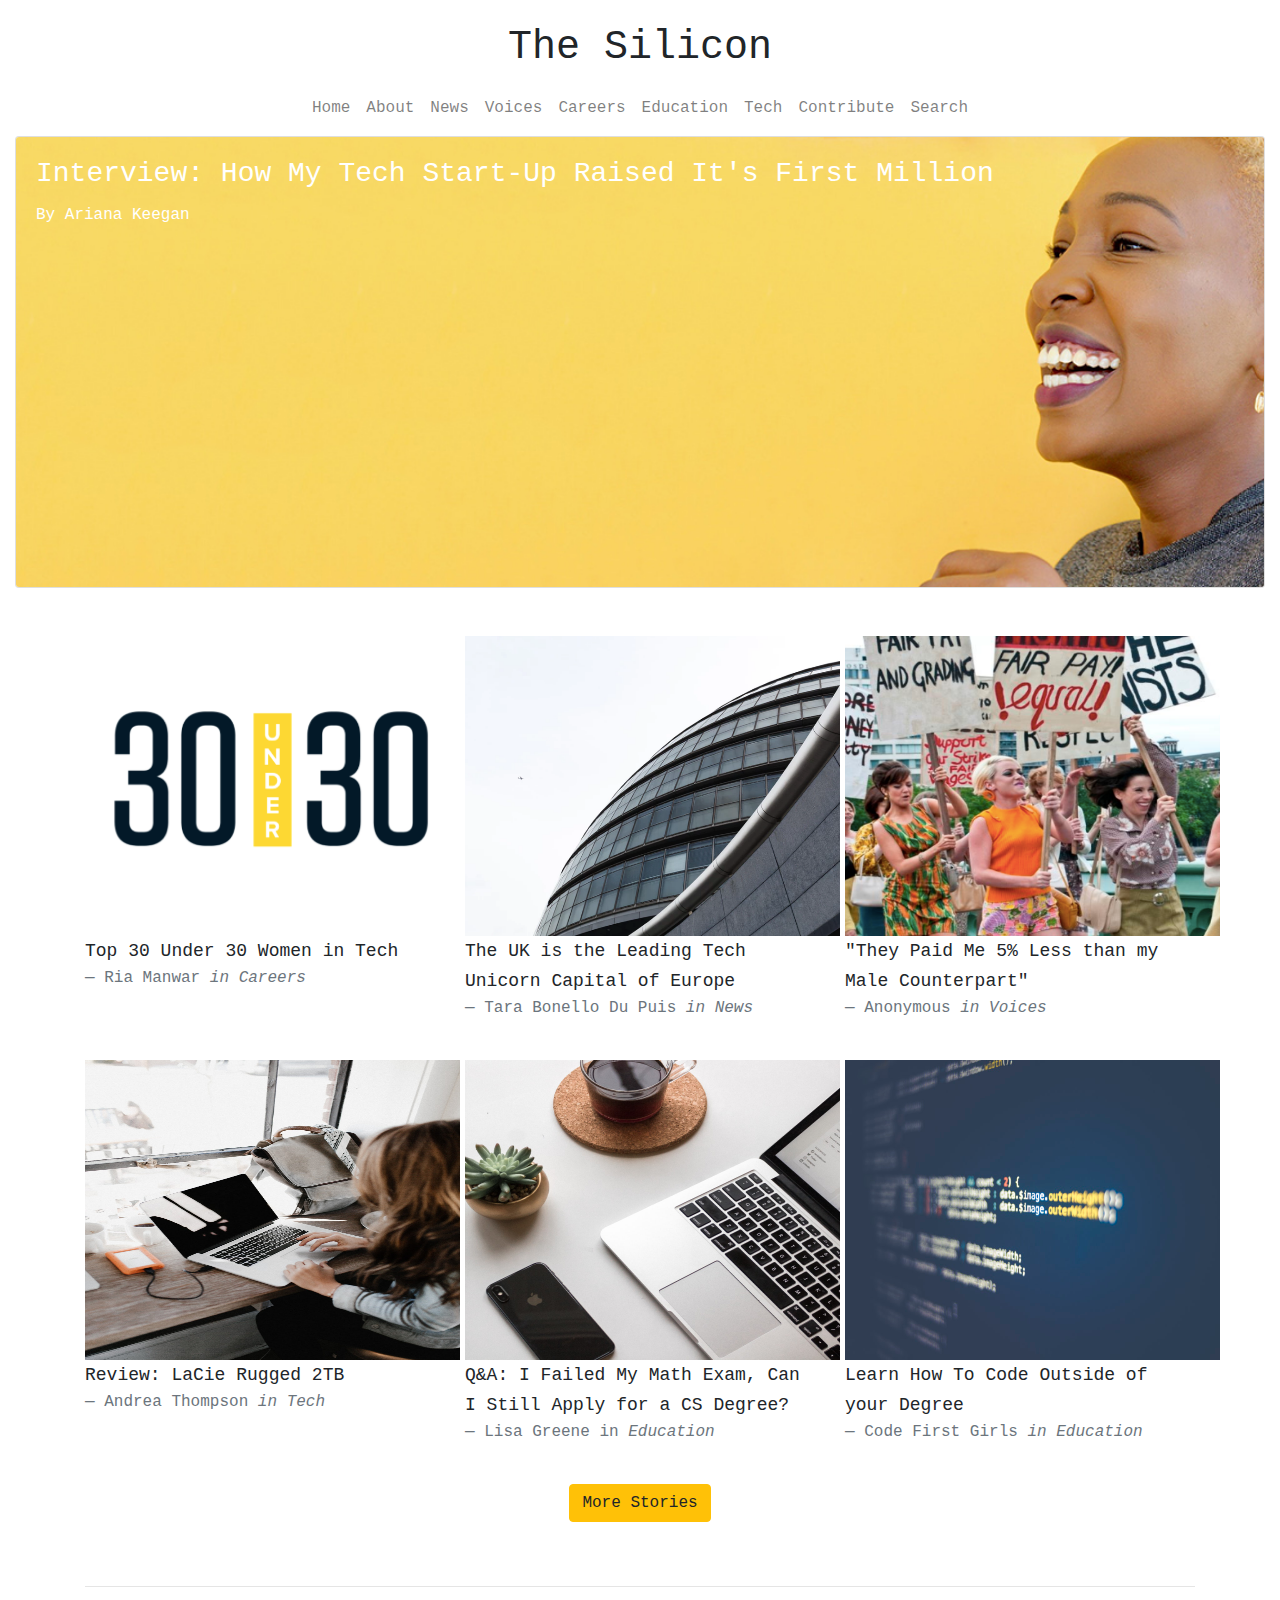
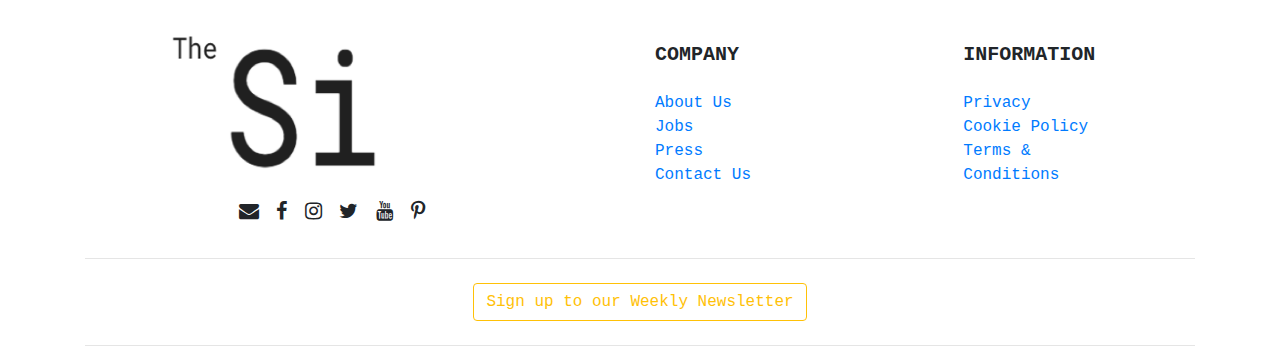
<file: index.html>
<!DOCTYPE html>
<html lang="en" dir="ltr">
  <head>
    <meta charset="utf-8">
    <!-- Fonts-->
    <link href="https://fonts.googleapis.com/css?family=Roboto+Mono&display=swap" rel="stylesheet">
    <!-- Icons -->
    <link rel="stylesheet" href="https://cdnjs.cloudflare.com/ajax/libs/font-awesome/4.7.0/css/font-awesome.min.css">
    <!-- Main CSS -->
     <link rel="stylesheet" href="styles.css">
     <!-- Bootstrap -->
     <script src="https://code.jquery.com/jquery-3.3.1.slim.min.js" integrity="sha384-q8i/X+965DzO0rT7abK41JStQIAqVgRVzpbzo5smXKp4YfRvH+8abtTE1Pi6jizo" crossorigin="anonymous"></script>
 <script src="https://cdnjs.cloudflare.com/ajax/libs/popper.js/1.14.7/umd/popper.min.js" integrity="sha384-UO2eT0CpHqdSJQ6hJty5KVphtPhzWj9WO1clHTMGa3JDZwrnQq4sF86dIHNDz0W1" crossorigin="anonymous"></script>
     <link rel="stylesheet" href="https://stackpath.bootstrapcdn.com/bootstrap/4.3.1/css/bootstrap.min.css" integrity="sha384-ggOyR0iXCbMQv3Xipma34MD+dH/1fQ784/j6cY/iJTQUOhcWr7x9JvoRxT2MZw1T" crossorigin="anonymous">
     <script src="https://stackpath.bootstrapcdn.com/bootstrap/4.3.1/js/bootstrap.min.js" integrity="sha384-JjSmVgyd0p3pXB1rRibZUAYoIIy6OrQ6VrjIEaFf/nJGzIxFDsf4x0xIM+B07jRM" crossorigin="anonymous"></script>
     <link rel="icon" href="Images/logo.png" type="image/png" sizes="16x16">
    <title>The Silicon</title>
  </head>

  <body>
    <br>
    <h1>The Silicon</h1>

 <!-- NavBar -->
    <nav class="navbar navbar-expand-lg navbar-light bg-white">

      <button class="navbar-toggler" type="button" data-toggle="collapse" data-target="#navbarText" aria-controls="navbarText" aria-expanded="false" aria-label="Toggle navigation">
        <span class="navbar-toggler-icon"></span>
      </button>
      <div class="collapse navbar-collapse" id="navbarText">
        <ul class="navbar-nav mr-auto">
          <li class="nav-item">
            <a class="nav-link" href="./index.html">Home<span class="sr-only">(current)</span></a>
          </li>
          <li class="nav-item">
            <a class="nav-link" href="./about.html">About<span class="sr-only">(current)</span></a>
          </li>
          <li class="nav-item">
            <a class="nav-link" href="#">News</a>
          </li>
          <li class="nav-item">
            <a class="nav-link" href="#">Voices</a>
          </li>
          <li class="nav-item">
            <a class="nav-link" href="#">Careers</a>
          </li>
          <li class="nav-item">
            <a class="nav-link" href="#">Education</a>
          </li>
          <li class="nav-item">
            <a class="nav-link" href="#">Tech</a>
          </li>
          <li class="nav-item">
            <a class="nav-link" href="#">Contribute</a>
          </li>
          <li class="nav-item">
            <a class="nav-link" href="#">Search</a>
          </li>
        </ul>
        <span class="navbar-text">
        </span>
      </div>
    </nav>
 <!-- End NavBar -->

<!-- Head Image -->
<div class="container-fluid">
<div class="card bg-white text-white">
  <img class="card-img" src="./Images/header.jpg" alt="Card image" style="width: 100%; height: 450px;">
  <div class="card-img-overlay">
    <h3 class="card-title">Interview: How My Tech Start-Up Raised It's First Million</h3>
    <p class="card-text">By Ariana Keegan</p>
  </div>
</div>

<br>
<br>
<!--Start blog post-->


<!-- First Image -->
<div class="container">
  <div class="row">
    <div class="col-sm-4" "col-md-4">
        <img src="./Images/30.png" alt="Image" class="img img-responsive" style="width: 375px; height: 300px;">
        <blockquote class="blockquote">
  <p class="mb-0"><font size="4">Top 30 Under 30 Women in Tech</font></p>
  <footer class="blockquote-footer"><font size="3">Ria Manwar <cite title="Source Title">in Careers</font></cite></footer>
</blockquote>
</div>

<!-- Second Image -->
<div class="col-sm-4" "col-md-4">
  <img src="./Images/London2.png" alt="Image" class="img img-responsive" style="width: 375px; height: 300px;" >
  <blockquote class="blockquote">
  <p class="mb-0"><font size="4">The UK is the Leading Tech Unicorn Capital of Europe</font></p>
  <footer class="blockquote-footer"><font size="3">Tara Bonello Du Puis <cite title="Source Title">in News</font></cite></footer>
</blockquote>
</div>

<!-- Third Image -->
<div class="col-sm-4" "col-md-4">
  <img src="./Images/EqualPay.png" alt="Image" class="img img-responsive" style="width: 375px; height: 300px;">
  <blockquote class="blockquote">
  <p class="mb-0"><font size="4">"They Paid Me 5% Less than my Male Counterpart"</font></p>
  <footer class="blockquote-footer"><font size="3">Anonymous <cite title="Source Title">in Voices</font></cite></footer>
</blockquote>
</div>
</div>

<br>

<!-- Fourth Image -->
<div class="row">
  <div class="col-sm-4" "col-md-4">
    <img src="./Images/Work.JPG" alt="Image" class="img img-responsive" style="width: 375px; height: 300px;">
    <blockquote class="blockquote">
  <p class="mb-0"><font size="4">Review: LaCie Rugged 2TB </font></p>
  <footer class="blockquote-footer"><font size="3">Andrea Thompson<cite title="Source Title"> in Tech</font></cite></footer>
</blockquote>
</div>

<!-- Fifth Image -->
<div class="col-sm-4" "col-md-4">
<img src="./Images/Desk.JPG" alt="Image" class="img img-responsive" style="width: 375px; height: 300px;">
<blockquote class="blockquote">
  <p class="mb-0"><font size="4">Q&A: I Failed My Math Exam, Can I Still Apply for a CS Degree?</font></p>
  <footer class="blockquote-footer"><font size="3">Lisa Greene in <cite title="Source Title">Education</font></cite></footer>
</blockquote>
</div>

<!-- Sixth Image -->
<div class="col-sm-4" "col-md-4">
<img src="./Images/Code.JPG" alt="Image" class="img img-responsive" style="width: 375px; height: 300px;">
<blockquote class="blockquote">
  <p class="mb-0"><font size="4">Learn How To Code Outside of your Degree</font></p>
  <footer class="blockquote-footer"><font size="3">Code First Girls <cite title="Source Title"> in Education</font></cite></footer>
</blockquote>
</div>
</div>

<br>

<!---More Stories-->

<div class="stories">
<button type="button" class="btn btn-warning">More Stories</button>
</div>

<br>
<br>

<hr>

<!-- Footer -->
<footer class="page-footer font-small stylish-color-white pt-4">

  <!-- Footer Links -->
  <div class="container text-center text-md-left">

    <!-- Grid row -->
    <div class="row">

      <!-- Grid column -->
      <div class="col-md-4 mx-auto" id="logo">

        <!-- Content -->
      <img src="./Images/Logo.png" alt="Logo" width="225" height="150">

      <br>
      <br>

      <ul class="list-unstyled list-inline text-center">
        <li class="list-inline-item">
          <i class="fa fa-envelope" style="font-size:20px;"></i>
        </li>
        <li class="list-inline-item">
          <i class="fa fa-facebook-f" style="font-size:20px;"></i>
        </li>
        <li class="list-inline-item">
          <i class="fa fa-instagram" style="font-size:20px;"></i>
        </li>
        <li class="list-inline-item">
          <i class="fa fa-twitter" style="font-size:20px;"></i>
        </li>
        <li class="list-inline-item">
          <i class="fa fa-youtube" style="font-size:20px;"></i>
        </li>
        <li class="list-inline-item">
          <i class="fa fa-pinterest-p" style="font-size:20px;"></i>
        </li>
      </ul>

      </div>

      <!-- Grid column -->

      <hr class="clearfix w-100 d-md-none">

      <!-- Grid column -->
      <div class="col-md-2 mx-auto black-text" #id="footercolumn">

        <!-- Links -->
        <h5 class="font-weight-bold text-uppercase mt-3 mb-4">Company</h5>

        <ul class="list-unstyled">
          <li>
            <a href="./about.html">About Us</a>
          </li>
          <li>
            <a href="#!">Jobs</a>
          </li>
          <li>
            <a href="#!">Press</a>
          </li>
          <li>
            <a href="#!">Contact Us</a>
          </li>
        </ul>

      </div>
      <!-- Grid column -->

      <hr class="clearfix w-100 d-md-none">

      <!-- Grid column -->
      <div class="col-md-2 mx-auto">

        <!-- Links -->
        <h5 class="font-weight-bold text-uppercase mt-3 mb-4">Information</h5>

        <ul class="list-unstyled">
          <li>
            <a href="#!">Privacy</a>
          </li>
          <li>
            <a href="#!">Cookie Policy</a>
          </li>
          <li>
            <a href="#!">Terms & Conditions</a>
          </li>
        </ul>

      </div>

    </div>
    <!-- Grid row -->

  </div>
  <!-- Footer Links -->

  <hr>

  <!-- Call to action -->
  <ul class="list-unstyled list-inline text-center py-2">
    <li class="list-inline-item">
      <a href="#!" class="btn btn-outline-warning btn-rounded">Sign up to our Weekly Newsletter</a>
    </li>
  </ul>
  <!-- Call to action -->

  <hr>

</footer>
<!-- Footer -->

  </body>
</html>
</file>
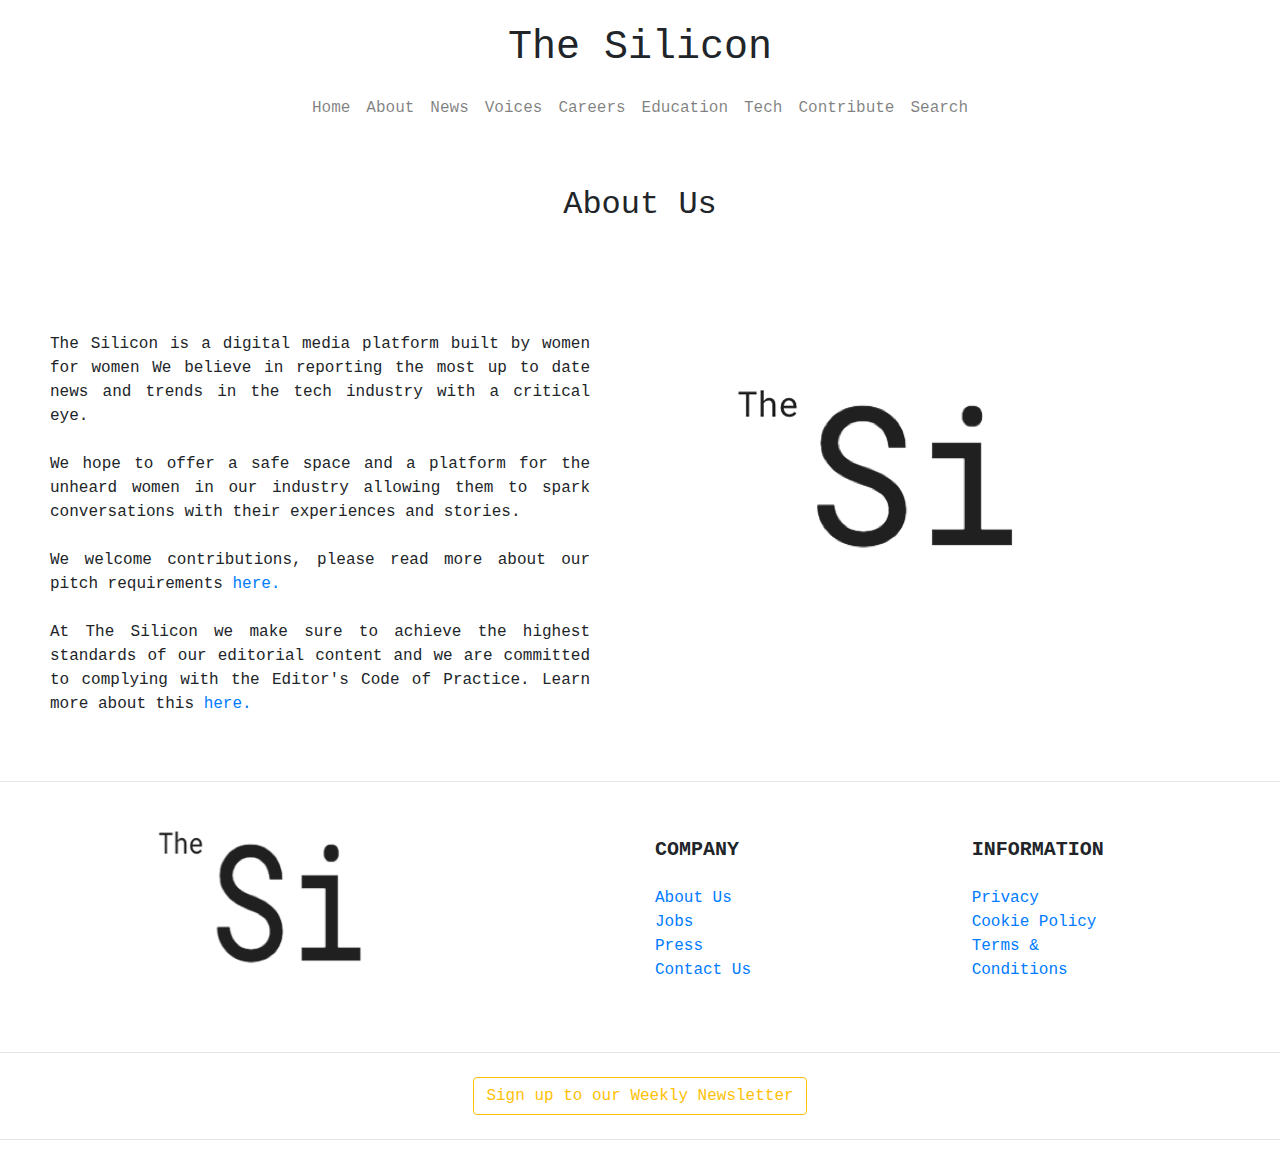
<file: about.html>
<!DOCTYPE html>
<html lang="en" dir="ltr">
  <head>
    <meta charset="utf-8">
    <!-- Font -->
    <link href="https://fonts.googleapis.com/css?family=Roboto+Mono&display=swap" rel="stylesheet">
    <!-- Main CSS -->
     <link rel="stylesheet" href="styles.css">
     <!-- Bootstrap -->
     <script src="https://code.jquery.com/jquery-3.3.1.slim.min.js" integrity="sha384-q8i/X+965DzO0rT7abK41JStQIAqVgRVzpbzo5smXKp4YfRvH+8abtTE1Pi6jizo" crossorigin="anonymous"></script>
<script src="https://cdnjs.cloudflare.com/ajax/libs/popper.js/1.14.7/umd/popper.min.js" integrity="sha384-UO2eT0CpHqdSJQ6hJty5KVphtPhzWj9WO1clHTMGa3JDZwrnQq4sF86dIHNDz0W1" crossorigin="anonymous"></script>
     <link rel="stylesheet" href="https://stackpath.bootstrapcdn.com/bootstrap/4.3.1/css/bootstrap.min.css" integrity="sha384-ggOyR0iXCbMQv3Xipma34MD+dH/1fQ784/j6cY/iJTQUOhcWr7x9JvoRxT2MZw1T" crossorigin="anonymous">
     <script src="https://stackpath.bootstrapcdn.com/bootstrap/4.3.1/js/bootstrap.min.js" integrity="sha384-JjSmVgyd0p3pXB1rRibZUAYoIIy6OrQ6VrjIEaFf/nJGzIxFDsf4x0xIM+B07jRM" crossorigin="anonymous"></script>
     <link rel="icon" href="Images/logo.png" type="image/png" sizes="16x16">
    <title>The Silicon</title>
  </head>

  <body>
    <br>
    <h1>The Silicon</h1>


<!-- NavBar -->
    <nav class="navbar navbar-expand-lg navbar-light bg-white">

      <button class="navbar-toggler" type="button" data-toggle="collapse" data-target="#navbarText" aria-controls="navbarText" aria-expanded="false" aria-label="Toggle navigation">
        <span class="navbar-toggler-icon"></span>
      </button>
      <div class="collapse navbar-collapse" id="navbarText">
        <ul class="navbar-nav mr-auto">
          <li class="nav-item">
            <a class="nav-link" href="./index.html">Home<span class="sr-only">(current)</span></a>
          </li>
          <li class="nav-item">
            <a class="nav-link" href="./about.html">About<span class="sr-only">(current)</span></a>
          </li>
          <li class="nav-item">
            <a class="nav-link" href="#">News</a>
          </li>
          <li class="nav-item">
            <a class="nav-link" href="#">Voices</a>
          </li>
          <li class="nav-item">
            <a class="nav-link" href="#">Careers</a>
          </li>
          <li class="nav-item">
            <a class="nav-link" href="#">Education</a>
          </li>
          <li class="nav-item">
            <a class="nav-link" href="#">Tech</a>
          </li>
          <li class="nav-item">
            <a class="nav-link" href="#">Contribute</a>
          </li>
          <li class="nav-item">
            <a class="nav-link" href="#">Search</a>
          </li>
        </ul>
        <span class="navbar-text">
        </span>
      </div>
    </nav>
<!-- End NavBar -->

<body>

<div class="About">
    <h2>About Us</h2>
</div>

    <p class="abouttext">The Silicon is a digital media platform built by women for women
We believe in reporting the most up to date news and trends in the tech industry with a critical eye.
<br>
<br>

We hope to offer a safe space and a platform for the unheard women in our industry allowing them to spark conversations with their experiences and stories.
<br>
<br>
We welcome contributions, please read more about our pitch requirements <a href= "#">here.</a>

<br>
<br>

At The Silicon we make sure to achieve the highest standards of our editorial content and we are committed to complying with the Editor's Code of Practice. Learn more about this <a href="https://www.editorscode.org.uk/index.php"> here.</a>
</p>

<img src= "./Images/AboutLogo.png" class="aboutimg">


<br>
<br>
<br>
<br>
<br>

<hr>

<!-- Footer -->
<footer class="page-footer font-small stylish-color-white pt-4">

  <!-- Footer Links -->
  <div class="container text-center text-md-left">

    <!-- Grid row -->
    <div class="row">

      <!-- Grid column -->
      <div class="col-md-4 mx-auto" id="logo">

        <!-- Content -->
      <img src="./Images/Logo.png" alt="Logo" width="225" height="150">

      <br>
      <br>

      <ul class="list-unstyled list-inline text-center">
        <li class="list-inline-item">
          <i class="fa fa-envelope" style="font-size:20px;"></i>
        </li>
        <li class="list-inline-item">
          <i class="fa fa-facebook-f" style="font-size:20px;"></i>
        </li>
        <li class="list-inline-item">
          <i class="fa fa-instagram" style="font-size:20px;"></i>
        </li>
        <li class="list-inline-item">
          <i class="fa fa-twitter" style="font-size:20px;"></i>
        </li>
        <li class="list-inline-item">
          <i class="fa fa-youtube" style="font-size:20px;"></i>
        </li>
        <li class="list-inline-item">
          <i class="fa fa-pinterest-p" style="font-size:20px;"></i>
        </li>
      </ul>

      </div>

      <!-- Grid column -->

      <hr class="clearfix w-100 d-md-none">

      <!-- Grid column -->
      <div class="col-md-2 mx-auto black-text" #id="footercolumn">

        <!-- Links -->
        <h5 class="font-weight-bold text-uppercase mt-3 mb-4">Company</h5>

        <ul class="list-unstyled">
          <li>
            <a href="#!">About Us</a>
          </li>
          <li>
            <a href="#!">Jobs</a>
          </li>
          <li>
            <a href="#!">Press</a>
          </li>
          <li>
            <a href="#!">Contact Us</a>
          </li>
        </ul>

      </div>
      <!-- Grid column -->

      <hr class="clearfix w-100 d-md-none">

      <!-- Grid column -->
      <div class="col-md-2 mx-auto">

        <!-- Links -->
        <h5 class="font-weight-bold text-uppercase mt-3 mb-4">Information</h5>

        <ul class="list-unstyled">
          <li>
            <a href="#!">Privacy</a>
          </li>
          <li>
            <a href="#!">Cookie Policy</a>
          </li>
          <li>
            <a href="#!">Terms & Conditions</a>
          </li>
        </ul>

      </div>

    </div>
    <!-- Grid row -->

  </div>
  <!-- Footer Links -->

  <hr>

  <!-- Call to action -->
  <ul class="list-unstyled list-inline text-center py-2">
    <li class="list-inline-item">
      <a href="#!" class="btn btn-outline-warning btn-rounded">Sign up to our Weekly Newsletter</a>
    </li>
  </ul>
  <!-- Call to action -->

  <hr>

</footer>
<!-- Footer -->

</body>
</html>
</file>
<file: styles.css>
body {
  background-color: white;
  font-family: "Roboto-Mono", monospace !important;
}

@font-face {
  font-family: "Roboto Mono"
  src: url(https://fonts.googleapis.com/css?family=Roboto+Mono&display=swap)
}

h1 {
  font-family: "Roboto-Mono", monospace !important;
  text-align: center;
}



.header-container {
  background-image: url("https://i.ibb.co/MMYTJMv/head-image.jpg");

    background-repeat: no-repeat;
    background-size: cover;
    width:1500px;
    height:250px;
    align: center;

  }

.card-img {
object-fit: cover;
}

.navbar-nav {
    float:none;
    margin:0 auto;
    display: block;
    text-align: center;
    background-color: white;
}

.bg-white {
  background-color: #ffffff !important;
}

.navbar-nav > li {
    display: inline-block;
    float:none;
}

.row {
  display: flex;
  justify-content: space-between;
}

.stories{
  text-align: center;
}

.card-img {
  object-fit: cover;
}

#bootstrap-override .img-fluid {
  position: fixed;
  bottom: 0;
  right: auto;
  width: 1000px;
  height: 350px;
}

#Logo {
  text-align: justify;
}

#footercolumn {
  color: rgb(0,0,0) !important;

}

.About {
  float: left;
  margin-right: 750px;
  padding: 50px;
  text-align: justify;
  text-align: center;
  width: 100%;

}

.abouttext {
float: left;
text-align: justify;
padding: 50px;
width: 50%;
}
</file>
